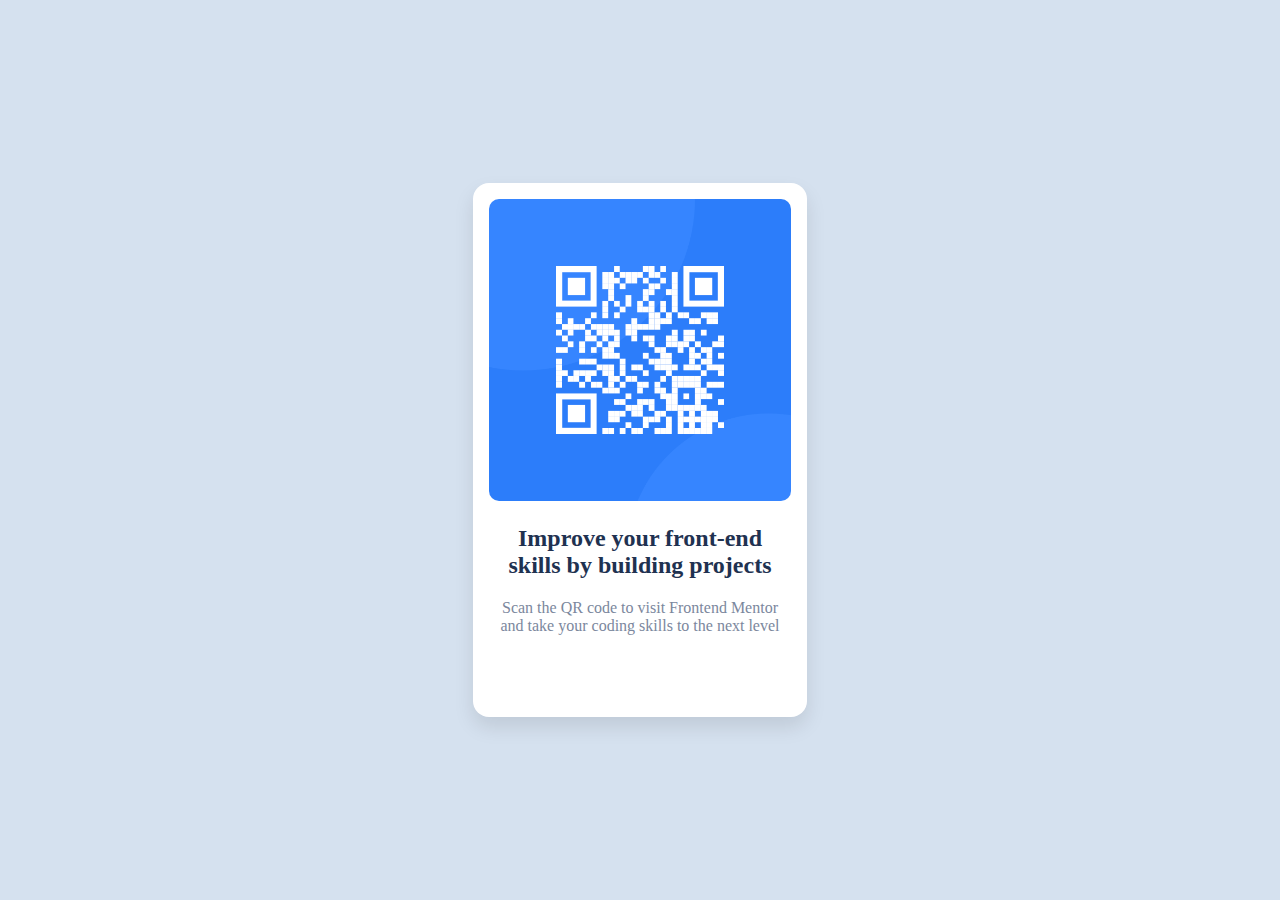
<file: 00_qr-code/index.html>
<!DOCTYPE html>
<html lang="en">
<head>
    <meta charset="UTF-8">
    <meta http-equiv="X-UA-Compatible" content="IE=edge">
    <meta name="viewport" content="width=device-width, initial-scale=1.0">
    <title>QR Code</title>
    <link rel="stylesheet" href="style.css">
</head>
<body>
    <div class="card">
       <img src="design-files/images/image-qr-code.png" alt=""> 
       <h2>Improve your front-end skills by building projects</h2>
       <p>Scan the QR code to visit Frontend Mentor and take your coding skills to the next level</p>
    </div>
</body>
</html>
</file>
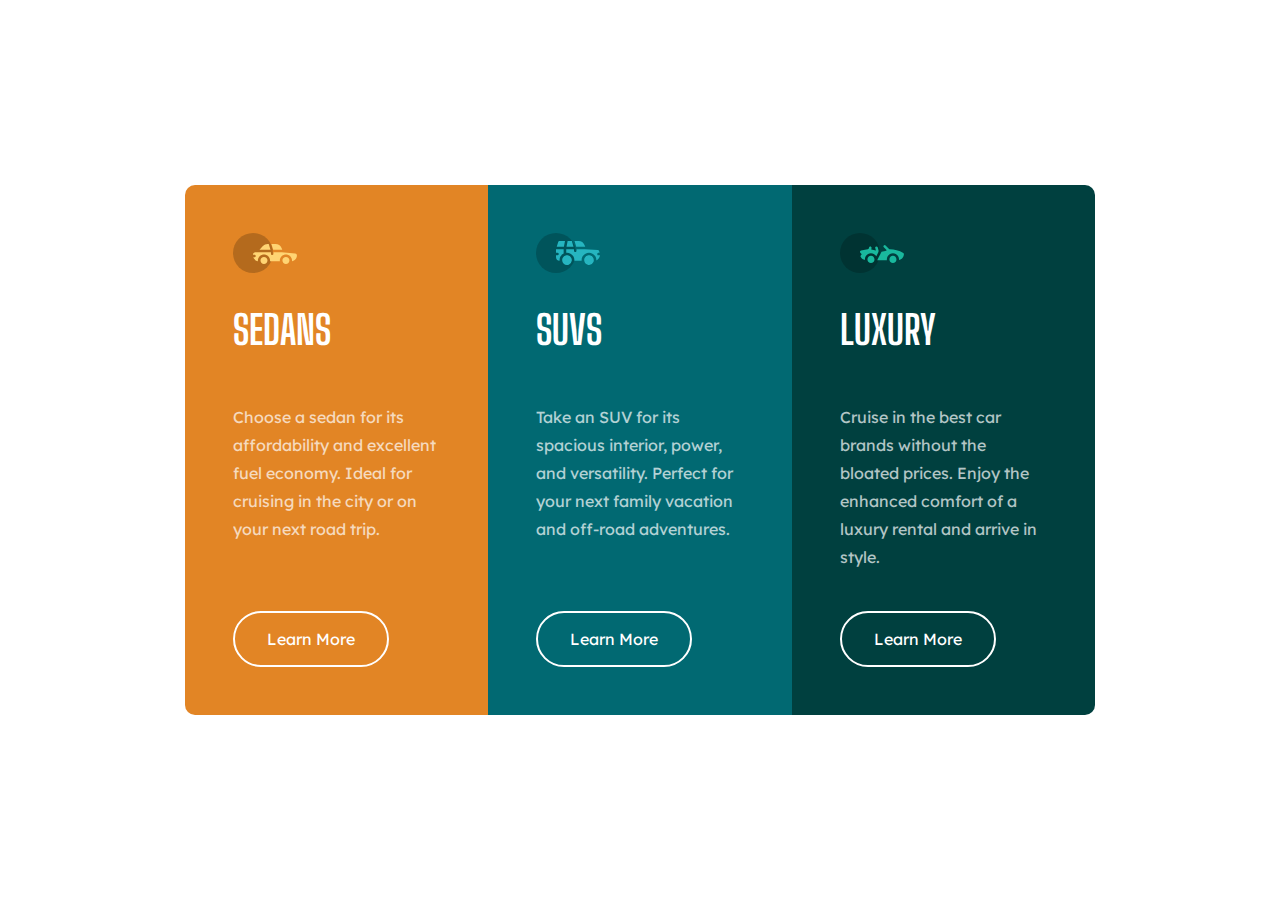
<file: 02_column-preview-card-component-main/index.html>
<!DOCTYPE html>
<html lang="en">
  <head>
    <meta charset="UTF-8" />
    <meta http-equiv="X-UA-Compatible" content="IE=edge" />
    <meta name="viewport" content="width=device-width, initial-scale=1.0" />
    <title>Document</title>
    <link rel="preconnect" href="https://fonts.googleapis.com" />
    <link rel="preconnect" href="https://fonts.gstatic.com" crossorigin />
    <link
      href="https://fonts.googleapis.com/css2?family=Big+Shoulders+Display:wght@700&family=Lexend:wght@400;600;700&display=swap"
      rel="stylesheet"
    />
    <link rel="stylesheet" href="style.css" />
  </head>
  <body>
    <main>
      <div class="cards-container">
        <div class="card orange-card">
          <img src="images/icon-sedans.svg" alt="icon-sedans" />
          <h2>sedans</h2>
          <p>
            Choose a sedan for its affordability and excellent fuel economy. Ideal
            for cruising in the city or on your next road trip.
          </p>
          <a href="/">Learn More</a>
        </div>
        <div class="card green-card">
          <img src="images/icon-suvs.svg" alt="icon-sedans" />
          <h2>suvs</h2>
          <p>Take an SUV for its spacious interior, power, and versatility. Perfect for your next family vacation 
            and off-road adventures.</p>
          <a href="/">Learn More</a>
        </div>
        <div class="card dark-green-card">
          <img src="images/icon-luxury.svg" alt="icon-sedans" />
          <h2>luxury</h2>
          <p>Cruise in the best car brands without the bloated prices. Enjoy the enhanced comfort of a luxury 
            rental and arrive in style.</p>
          <a href="/">Learn More</a>
        </div>
      </div>
    </main>
  </body>
</html>
</file>
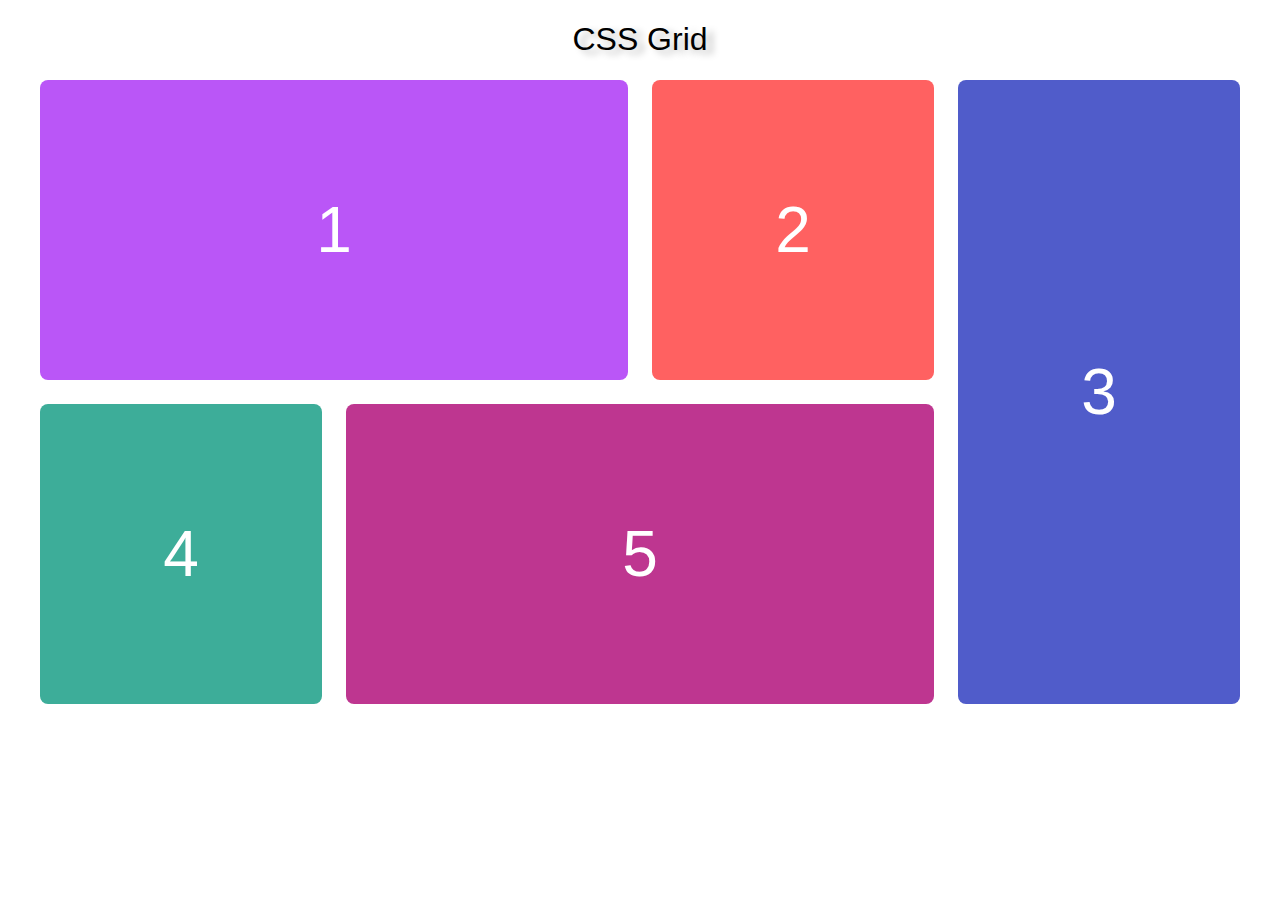
<file: 04_css-grid-project/index.html>
<!DOCTYPE html>
<html lang="en">
<head>
    <meta charset="UTF-8">
    <meta http-equiv="X-UA-Compatible" content="IE=edge">
    <meta name="viewport" content="width=device-width, initial-scale=1.0">
    <title>CSS Grid Project</title>
    <link rel="stylesheet" href="style.css">
</head>
<body>
    <h1>CSS Grid</h1>
    <div class="container">
        <div class="box box-1">1</div>
        <div class="box box-2">2</div>
        <div class="box box-3">3</div>
        <div class="box box-4">4</div>
        <div class="box box-5">5</div>
    </div>
</body>
</html>
</file>
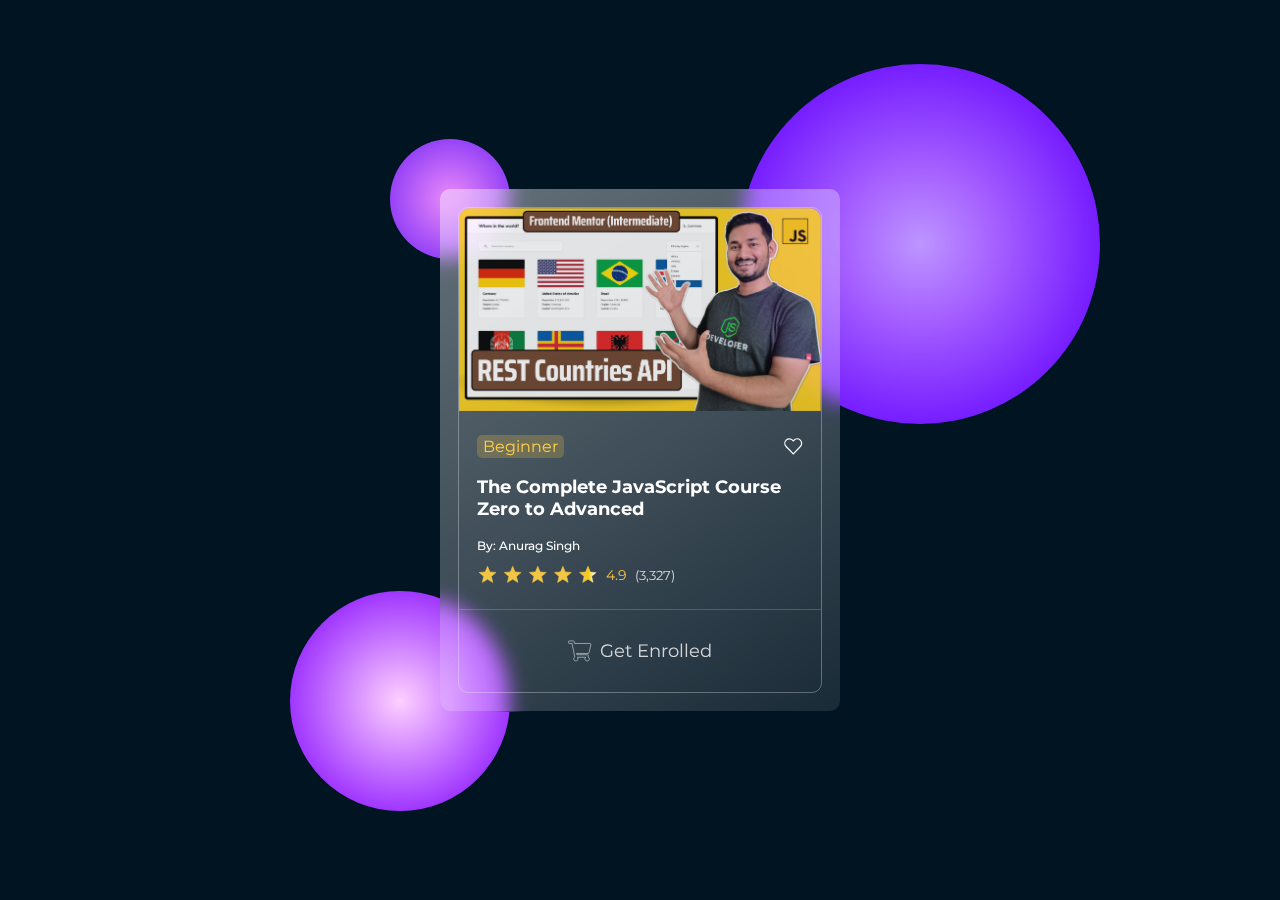
<file: 05_glassmorphic-card/index.html>
<!DOCTYPE html>
<html lang="en">
  <head>
    <meta charset="UTF-8" />
    <meta name="viewport" content="width=device-width, initial-scale=1.0" />
    <title>Glass Morphic Card</title>
    <link rel="stylesheet" href="style.css" />
    <link rel="preconnect" href="https://fonts.googleapis.com" />
    <link rel="preconnect" href="https://fonts.gstatic.com" crossorigin />
    <link
      href="https://fonts.googleapis.com/css2?family=Montserrat:wght@400;500;600;700&display=swap"
      rel="stylesheet"
    />
  </head>
  <body>
    <main>
      <div class="card-container">
        <div class="circle circle-1"></div>
        <div class="circle circle-2"></div>
        <div class="circle circle-3"></div>
        <div class="card">
          <div class="card-content">
            <img
              class="card-image"
              src="images/javascript-course.png"
              alt="javascript-course"
            />
            <div class="card-text">
              <div class="tag-heart-container">
                <div class="tag">Beginner</div>
                <img src="images/heart-icon.svg" alt="heart-icon" />
              </div>
              <h3 class="card-title">
                The Complete JavaScript Course Zero to Advanced
              </h3>
              <p class="card-subtitle">By: Anurag Singh</p>
              <div class="star-rating">
                <img src="images/start-rating.svg" alt="start-rating" />
                <span class="rating-value">4.9</span>
                <span class="rating-count">(3,327)</span>
              </div>
            </div>
            <button class="card-button">
              <img src="images/cart-icon.svg" alt="cart-icon" />
              <span>Get Enrolled</span>
            </button>
          </div>
        </div>
      </div>
    </main>
  </body>
</html>
</file>
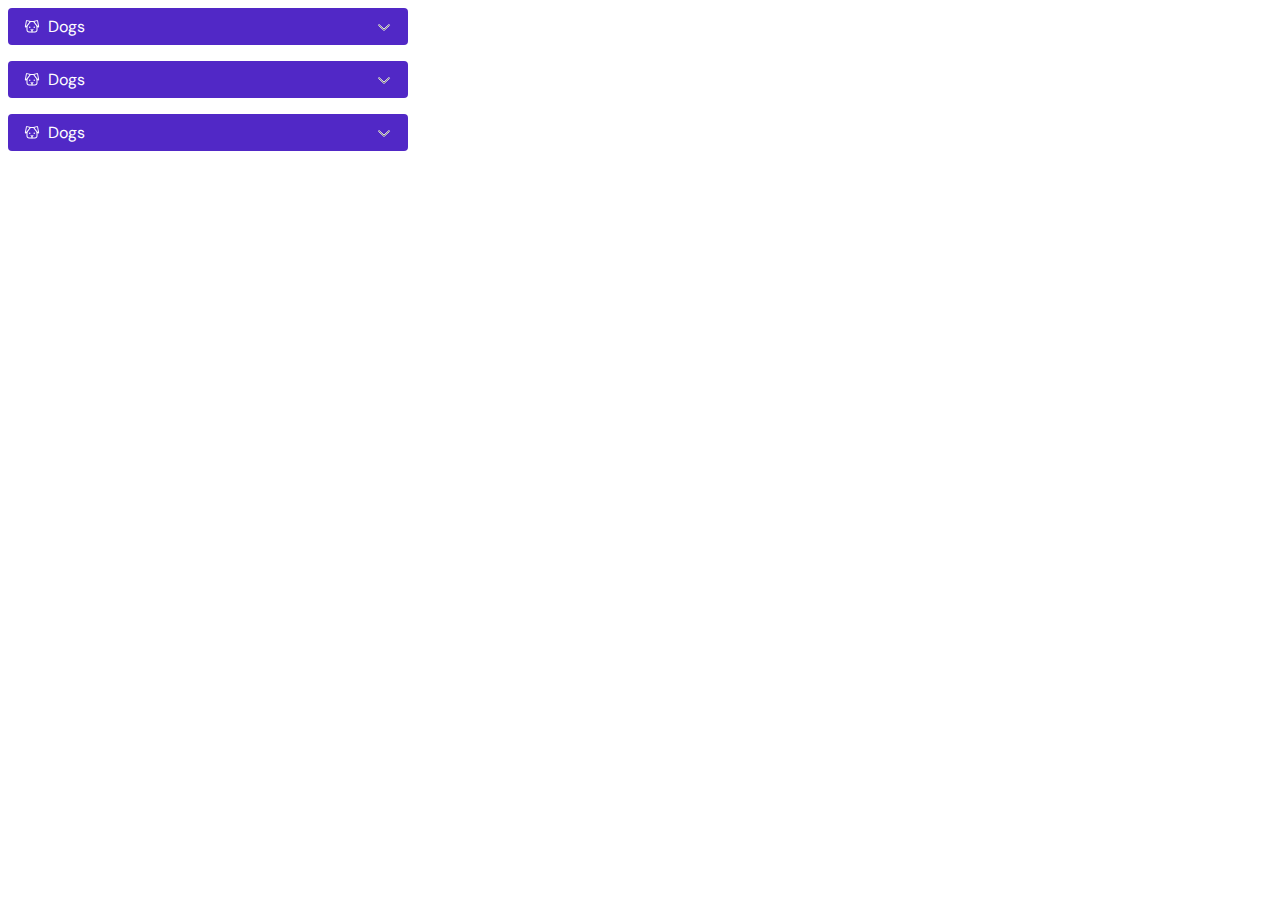
<file: 09_dropdown-menu/index.html>
<!DOCTYPE html>
<html lang="en">
  <head>
    <meta charset="UTF-8" />
    <meta name="viewport" content="width=device-width, initial-scale=1.0" />
    <title>Dropdown Menu</title>
    <link rel="preconnect" href="https://fonts.googleapis.com" />
    <link rel="preconnect" href="https://fonts.gstatic.com" crossorigin />
    <link
      href="https://fonts.googleapis.com/css2?family=DM+Sans:wght@400;500;600;700&display=swap"
      rel="stylesheet"
    />
    <link rel="stylesheet" href="style.css" />
  </head>
  <body>
    <div class="side-menu">
      <div class="dropdown">
        <label class="dropdown-menu">
          <div class="dropdown-name">
            <img src="./dog-icon.svg" alt="dog" />
            <span>Dogs</span>
          </div>
          <input type="checkbox" />
          <svg
            class="down-arrow"
            width="16"
            height="16"
            viewBox="0 0 16 16"
            xmlns="http://www.w3.org/2000/svg"
          >
            <path
              fill-rule="evenodd"
              clip-rule="evenodd"
              d="M2.64645 5.78489C2.84171 5.60111 3.15829 5.60111 3.35355 5.78489L8 10.158L12.6464 5.78489C12.8417 5.60111 13.1583 5.60111 13.3536 5.78489C13.5488 5.96866 13.5488 6.26662 13.3536 6.4504L8.35355 11.1563C8.15829 11.3401 7.84171 11.3401 7.64645 11.1563L2.64645 6.4504C2.45118 6.26662 2.45118 5.96866 2.64645 5.78489Z"
            />
          </svg>
        </label>
        <ul class="menu-items">
            <li>Item 1</li>
            <li>Item 2</li>
            <li>Item 3</li>
            <li>Item 4</li>
        </ul>
      </div>
      <div class="dropdown">
        <label class="dropdown-menu">
          <div class="dropdown-name">
            <img src="./dog-icon.svg" alt="dog" />
            <span>Dogs</span>
          </div>
          <input type="checkbox" />
          <svg
            class="down-arrow"
            width="16"
            height="16"
            viewBox="0 0 16 16"
            xmlns="http://www.w3.org/2000/svg"
          >
            <path
              fill-rule="evenodd"
              clip-rule="evenodd"
              d="M2.64645 5.78489C2.84171 5.60111 3.15829 5.60111 3.35355 5.78489L8 10.158L12.6464 5.78489C12.8417 5.60111 13.1583 5.60111 13.3536 5.78489C13.5488 5.96866 13.5488 6.26662 13.3536 6.4504L8.35355 11.1563C8.15829 11.3401 7.84171 11.3401 7.64645 11.1563L2.64645 6.4504C2.45118 6.26662 2.45118 5.96866 2.64645 5.78489Z"
            />
          </svg>
        </label>
        <ul class="menu-items">
            <li>Item 1</li>
            <li>Item 2</li>
            <li>Item 3</li>
            <li>Item 4</li>
        </ul>
      </div>
      <div class="dropdown">
        <label class="dropdown-menu">
          <div class="dropdown-name">
            <img src="./dog-icon.svg" alt="dog" />
            <span>Dogs</span>
          </div>
          <input type="checkbox" />
          <svg
            class="down-arrow"
            width="16"
            height="16"
            viewBox="0 0 16 16"
            xmlns="http://www.w3.org/2000/svg"
          >
            <path
              fill-rule="evenodd"
              clip-rule="evenodd"
              d="M2.64645 5.78489C2.84171 5.60111 3.15829 5.60111 3.35355 5.78489L8 10.158L12.6464 5.78489C12.8417 5.60111 13.1583 5.60111 13.3536 5.78489C13.5488 5.96866 13.5488 6.26662 13.3536 6.4504L8.35355 11.1563C8.15829 11.3401 7.84171 11.3401 7.64645 11.1563L2.64645 6.4504C2.45118 6.26662 2.45118 5.96866 2.64645 5.78489Z"
            />
          </svg>
        </label>
        <ul class="menu-items">
            <li>Item 1</li>
            <li>Item 2</li>
            <li>Item 3</li>
            <li>Item 4</li>
        </ul>
      </div>
    </div>
  </body>
</html>
</file>
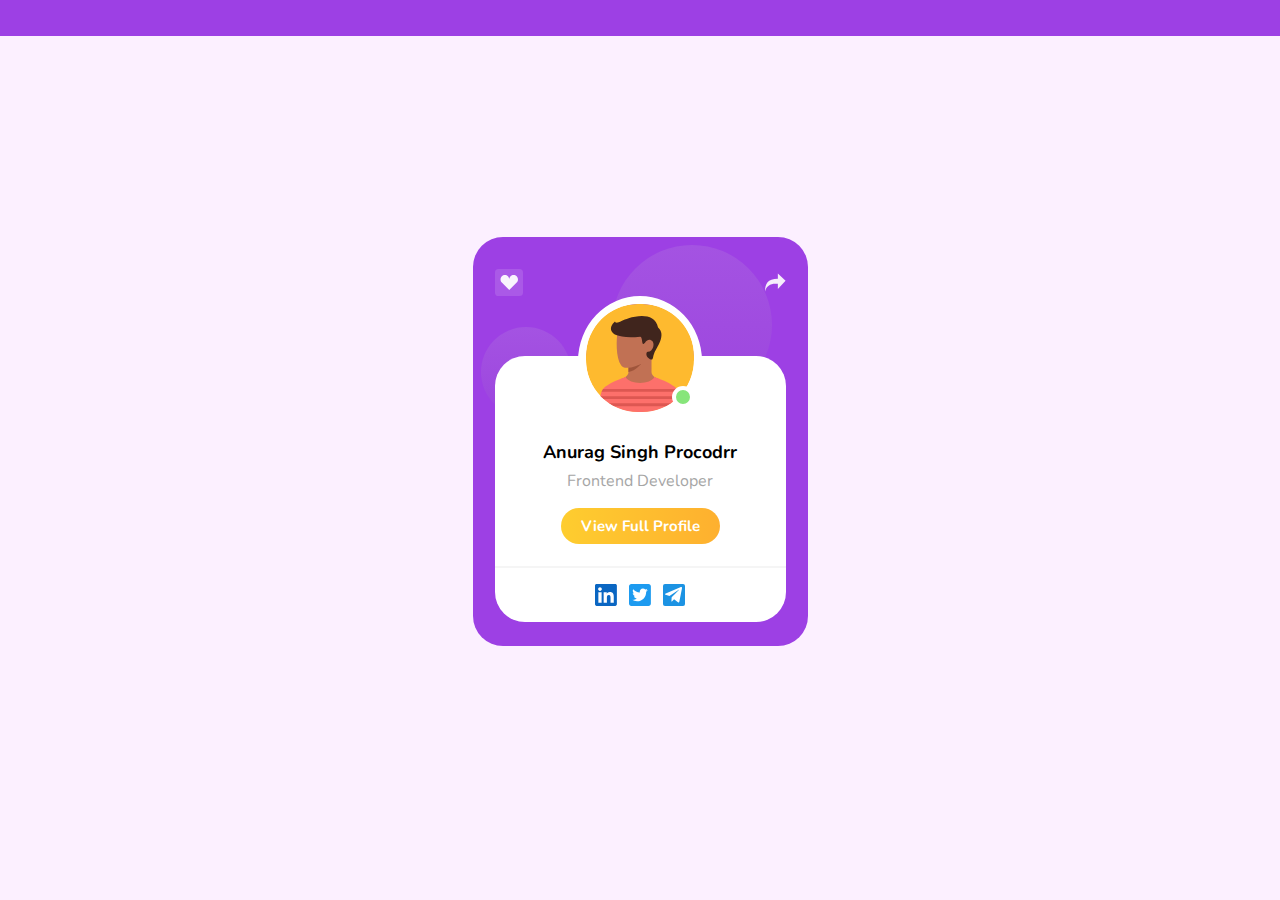
<file: 10_profile-card/index.html>
<!DOCTYPE html>
<html lang="en">
  <head>
    <meta charset="UTF-8" />
    <meta name="viewport" content="width=device-width, initial-scale=1.0" />
    <title>Profile Card</title>
    <link rel="preconnect" href="https://fonts.googleapis.com" />
    <link rel="preconnect" href="https://fonts.gstatic.com" crossorigin />
    <link
      href="https://fonts.googleapis.com/css2?family=Nunito:wght@400;500;600;700&display=swap"
      rel="stylesheet"
    />
    <link rel="stylesheet" href="style.css" />
  </head>
  <body>
    <div class="top-strip"></div>
    <div class="container">
      <div class="profile-card">
        <div class="circle circle-1"></div>
        <div class="circle circle-2"></div>
        <div class="icons-container">
          <img src="./images/like-icon.svg" alt="like-icon" />
          <img onclick="navigator.share({url: location.href})" src="./images/share-icon.svg" alt="share-icon" />
        </div>
        <div class="profile-content">
          <div class="avatar-container">
            <img src="./images/avatar.svg" alt="avatar" />
            <div class="green-dot"></div>
          </div>
          <h3 class="card-heading">Anurag Singh Procodrr</h3>
          <p class="card-subtitle">Frontend Developer</p>
          <a href="#" class="view-profile-btn">View Full Profile</a>
          <div class="social-media-icons">
            <img class="social-media-icon" src="./images/linkedin.svg" alt="linkedin" />
            <img class="social-media-icon" src="./images/twitter.svg" alt="twitter" />
            <img class="social-media-icon" src="./images/telegram.svg" alt="telegram" />
          </div>
        </div>
      </div>
    </div>
  </body>
</html>
</file>
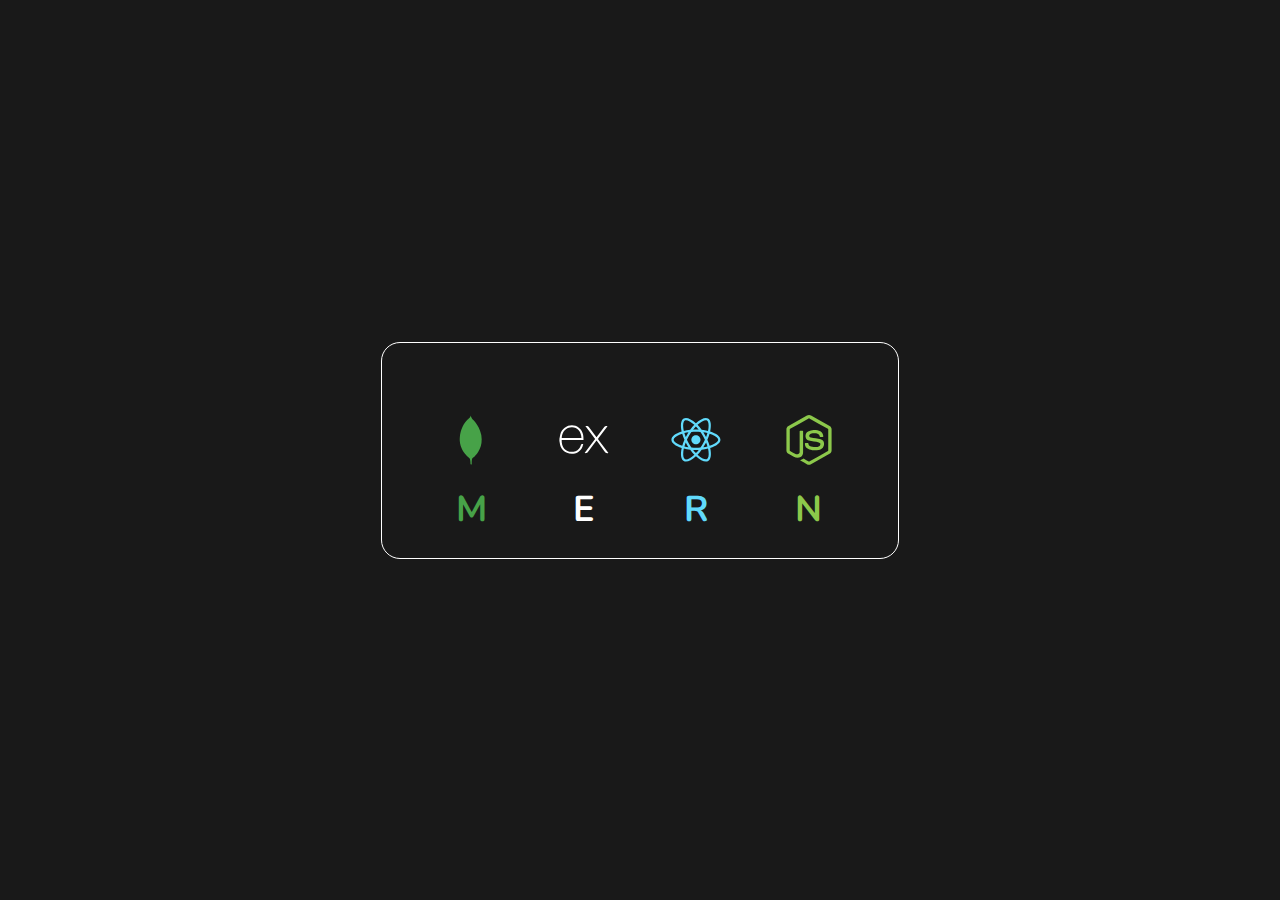
<file: 11_tooltip/index.html>
<!DOCTYPE html>
<html lang="en">
  <head>
    <meta charset="UTF-8" />
    <meta name="viewport" content="width=device-width, initial-scale=1.0" />
    <title>Tooltip</title>
    <link rel="preconnect" href="https://fonts.googleapis.com">
<link rel="preconnect" href="https://fonts.gstatic.com" crossorigin>
<link href="https://fonts.googleapis.com/css2?family=Nunito:wght@400;500;600;700&display=swap" rel="stylesheet">
    <link rel="stylesheet" href="style.css" />
  </head>
  <body>
    <div class="tooltip-container">
      <div class="tooltip-icon mongodb">
        <img src="mongodb.svg" alt="mongodb" />
        <span>M</span>
        <div class="tooltip"><span>mongoDB</span></div>
      </div>
      <div class="tooltip-icon express">
          <div class="tooltip"><span>Express.js</span></div>
        <img src="express.svg" alt="express" />
        <span>E</span>
      </div>
      <div class="tooltip-icon react">
        <img src="react.svg" alt="react" />
        <span>R</span>
        <div class="tooltip"><span>React.js</span></div>
      </div>
      <div class="tooltip-icon node">
        <img src="node.svg" alt="node" />
        <span>N</span>
        <div class="tooltip"><span>Node.js</span></div>
      </div>
    </div>
  </body>
</html>
</file>
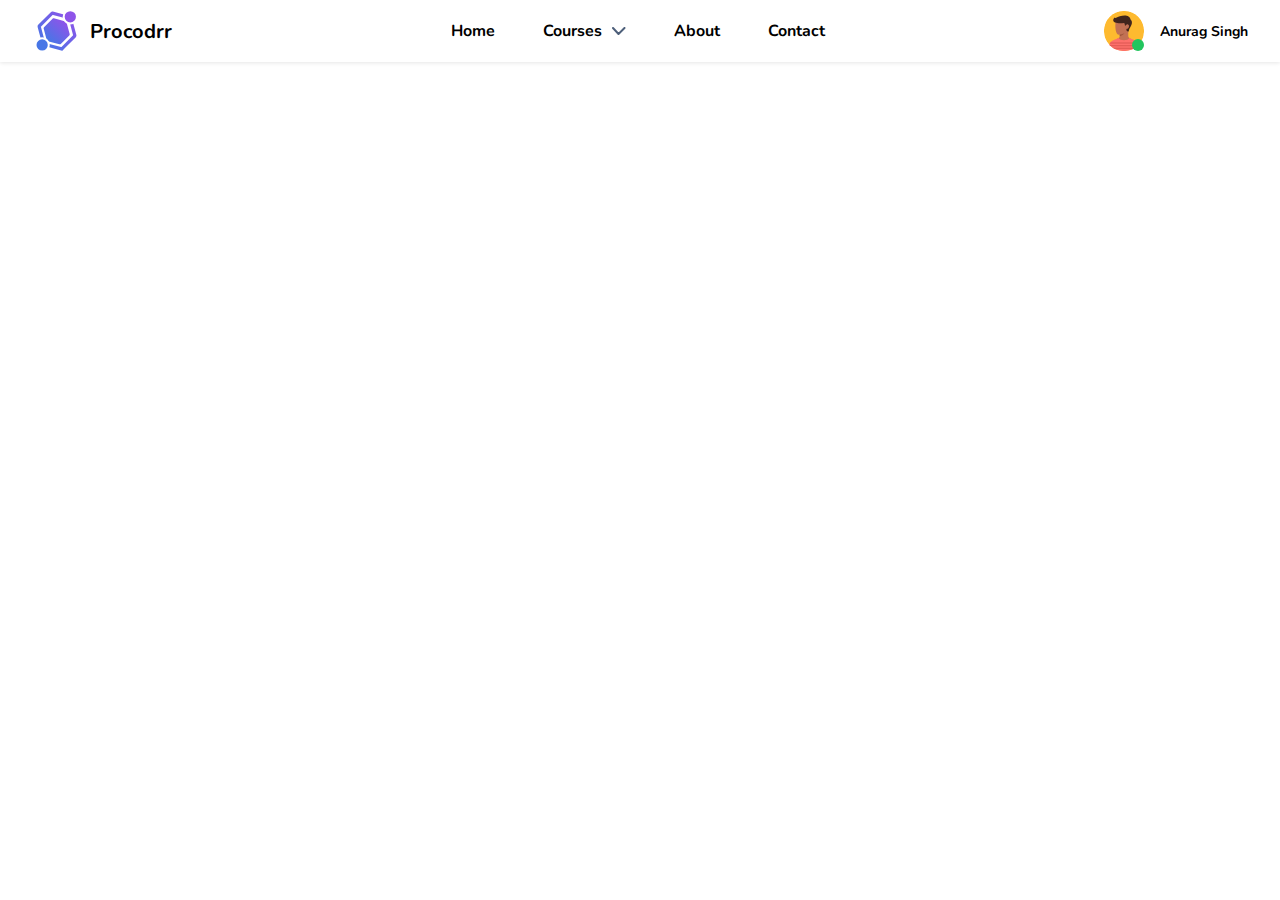
<file: 12_navbar/index.html>
<!DOCTYPE html>
<html lang="en">
  <head>
    <meta charset="UTF-8" />
    <meta name="viewport" content="width=device-width, initial-scale=1.0" />
    <title>Navbar</title>
    <link rel="stylesheet" href="style.css" />
    <link rel="preconnect" href="https://fonts.googleapis.com" />
    <link rel="preconnect" href="https://fonts.gstatic.com" crossorigin />
    <link
      href="https://fonts.googleapis.com/css2?family=Nunito:wght@400;500;600;700;800&display=swap"
      rel="stylesheet"
    />
  </head>
  <body>
    <header>
      <div>
        <div class="logo-container">
          <img src="images/logo.svg" alt="logo" />
          <span>Procodrr</span>
        </div>
        <div class="hamburger-menu">
          <label for="hamburger-checkbox"
            ><img src="images/hamburger.svg" alt="hamburger"
          /></label>
        </div>
        <input type="checkbox" id="hamburger-checkbox" />
        <div class="nav-user-container">
          <nav>
            <ul>
              <li><a href="#">Home</a></li>
              <li class="courses">
                <span>Courses</span> <img src="images/./dropdown.svg" alt="dropdown" />
                <ul>
                  <li>
                    <a
                      href="https://www.youtube.com/playlist?list=PLfEr2kn3s-bpuh9XfcDlXP6weTISBWzvQ"
                      target="_blank"
                      >Full HTML Course for Beginners in Hindi</a
                    >
                  </li>
                  <li>
                    <a
                      href="https://www.youtube.com/playlist?list=PLfEr2kn3s-br8gqsHdrIv7F3-AWENtk8m"
                      target="_blank"
                      >Full CSS Course for Beginners in Hindi</a
                    >
                  </li>
                  <li>
                    <a
                      href="https://www.youtube.com/playlist?list=PLfEr2kn3s-bo4LwlbyZugHPavhcdW8YMC"
                      target="_blank"
                      >The Complete JavaScript Course</a
                    >
                  </li>
                  <li>
                    <a
                      href="https://www.youtube.com/playlist?list=PLfEr2kn3s-brBO7d9irTRvClcjiNhzczH"
                      target="_blank"
                      >Git and GitHub Fundamentals</a
                    >
                  </li>
                  <li>
                    <a
                      href="https://www.youtube.com/playlist?list=PLfEr2kn3s-br05lTglbEi25A1X07cvihy"
                      target="_blank"
                      >Tailwind CSS Complete Course in Hindi</a
                    >
                  </li>
                  <li>
                    <a
                      href="https://www.youtube.com/playlist?list=PLfEr2kn3s-bqpPUbeTZP6iRXTxTLwNB7F"
                      target="_blank"
                      >React.js Full Course in Hindi</a
                    >
                  </li>
                </ul>
              </li>
              <li><a href="#">About</a></li>
              <li><a href="#">Contact</a></li>
            </ul>
          </nav>
          <div class="user">
            <div class="user-icon">
              <img src="images/avatar.svg" alt="avatar" />
              <div class="green-dot"></div>
            </div>
            <span>Anurag Singh</span>
            <label class="close-icon" for="hamburger-checkbox">
              <img src="images/close-icon.svg" alt="close-icon" />
            </label>
          </div>
        </div>
      </div>
    </header>
  </body>
</html>
</file>
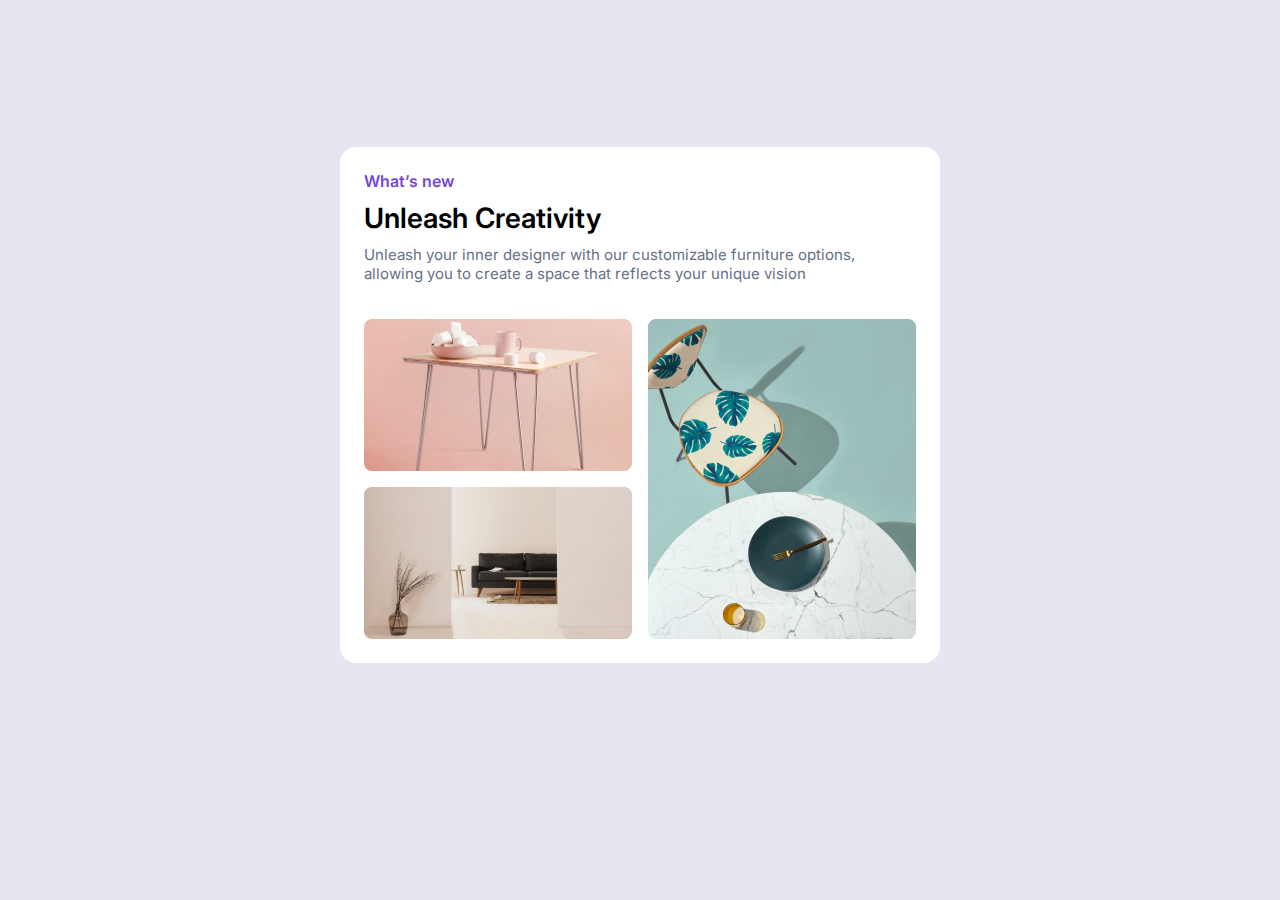
<file: 13_grid-cards/index.html>
<!DOCTYPE html>
<html lang="en">
  <head>
    <meta charset="UTF-8" />
    <meta name="viewport" content="width=device-width, initial-scale=1.0" />
    <title>Grid Cards</title>
    <link rel="stylesheet" href="style.css" />
    <link rel="preconnect" href="https://fonts.googleapis.com" />
    <link rel="preconnect" href="https://fonts.gstatic.com" crossorigin />
    <link
      href="https://fonts.googleapis.com/css2?family=Inter:wght@400;500;600;700&display=swap"
      rel="stylesheet"
    />
  </head>
  <body>
    <div class="card">
      <p class="whats-new">What’s new</p>
      <h2>Unleash Creativity</h2>
      <p class="subtitle">
        Unleash your inner designer with our customizable furniture options,
        allowing you to create a space that reflects your unique vision
      </p>
      <div class="image-grid">
        <img src="image-1.png" alt="">
        <img class="image-2" src="image-2.png" alt="">
        <img class="image-3" src="image-3.png" alt="">
      </div>
    </div>
  </body>
</html>
</file>
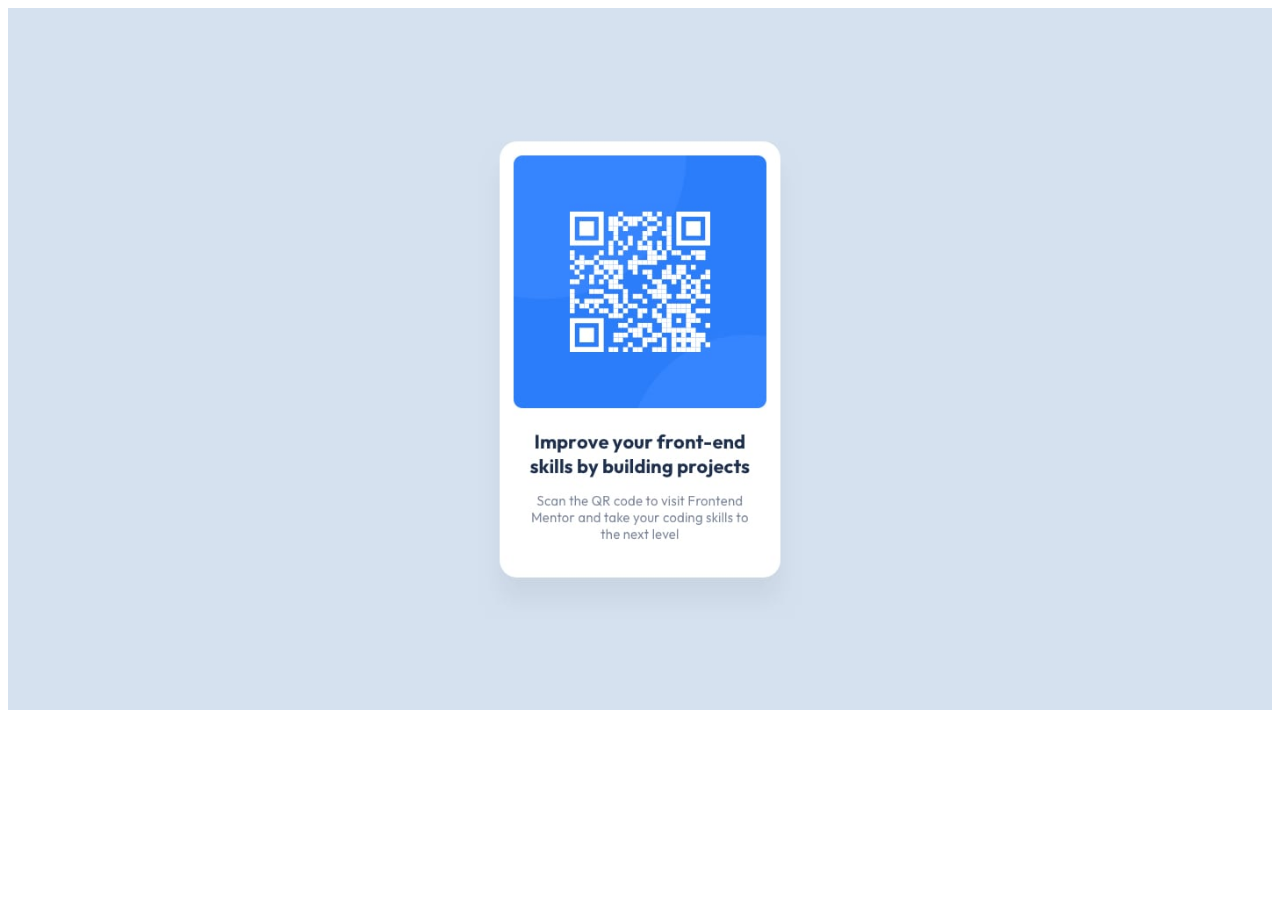
<file: 00_qr-code/design.html>
<!DOCTYPE html>
<html lang="en">
<head>
    <meta charset="UTF-8">
    <meta http-equiv="X-UA-Compatible" content="IE=edge">
    <meta name="viewport" content="width=device-width, initial-scale=1.0">
    <title>Document</title>
</head>
<body>
    <img width="100%" src="design-files/design/desktop-design.jpg" alt="">
</body>
</html>
</file>
<file: 00_qr-code/style.css>
body {
    background-color: #D5E1EF;
    font-family: cursive;
    text-align: center; 
   }
   
   .card {
       position: absolute;
       margin: auto;
       padding: 1rem;
       padding-bottom: 3rem;
       inset: 0;
       width: 302px;
       height: 470px;
       border-radius: 16px;
       background-color: white;
       box-shadow: 0px 10px 20px 0px rgb(0 0 0 / 10%);
   }
   
   img {
       width: 100%;
       border-radius: 10px;
   }
   
   h2 {
       color: #1f3251
   }
   
   p {
       color: hsl(220, 15%, 55%)
   }
</file>
<file: 02_column-preview-card-component-main/style.css>
body {
    margin: 0;
    font-family: 'Lexend', sans-serif;
}

a {
    color: inherit;
    text-decoration: none;
    display: inline-block;
}

main {
    min-height: 100vh;
    display: flex;
    /* padding: 1.5rem; */
    align-items: center;
    justify-content: center;
}

.cards-container {
    color: white;
    margin: 1.5rem;
    display: flex;
    border-radius: 10px;
    overflow: hidden;
    /* margin-inline: auto; */
    /* margin: auto; */
    max-width: 910px;
}

.card {
    padding: 3rem;
    display: flex;
    flex-direction: column;
    width: 100%;
    /* flex-basis: 100%; */
}

.card img {
    width: 64px;
    height: 40px;
}

.card h2 {
    text-transform: uppercase;
    font-family: 'Big Shoulders Display', cursive;
    font-size: 2.5rem;
}

.card p {
    opacity: 0.7;
    line-height: 1.75;
    margin-bottom: 2.5rem;
}

.card a {
    border: 2px solid white;
    padding: 1em 2em;
    border-radius: 2em;
    margin-top: auto;
    /* align-self: flex-start; */
    margin-right: auto;
}

.orange-card {
    background-color: #E28525;
    /* border-top-left-radius: 8px;
    border-top-right-radius: 8px; */
    /* border-radius: 40px 40px 0 0; */
}

.green-card {
    background-color: #016972;
}

.dark-green-card {
    background-color: #00403F;
    /* border-bottom-left-radius: 8px;
    border-bottom-right-radius: 8px; */
    /* border-radius:  0 0 40px 40px; */
}

@media (max-width: 850px) {
    .cards-container {
        flex-direction: column;
        max-width: 400px;
    }
    
    .card {
        width: unset;
        width: auto;
    }
}
</file>
<file: 04_css-grid-project/style.css>
* {
    box-sizing: border-box;
}

body {
    margin: 16px;
    font-family: sans-serif;
}

h1 {
    text-align: center;
    text-shadow: 7px 4px 7px rgba(0, 0, 0, 0.25);
    font-weight: 400;
}

.container {
    margin-inline: 2rem;
    display: grid;
    gap: 1.5rem;
    padding-bottom: 3rem;
    max-width: 1200px;
    margin-inline: auto;
}

.box {
    min-height: 200px;
    color: white;
    font-size: 4rem;
    display: flex;
    align-items: center;
    justify-content: center;
    border-radius: 8px;
}

.box-1 {
    background-color: #BA56F7;
}

.box-2 {
    background-color: #FF6161;;
}

.box-3 {
    background-color: #505CCA;
}

.box-4 {
    background-color: #3DAD99;;
}

.box-5 {
    background-color: #BE3690;;;
}

@media (min-width: 600px) {
    .container {
        grid-template-columns: 1fr 1fr;
    }

    .box {
        min-height: 300px;
    }

    .box-1,
    .box-5 {
        grid-column-start: span 2;
    }

    .box-3 {
        grid-row-start: span 2;
    }
}

@media (min-width: 1000px) {
    .container {
        grid-template-columns: 1fr 1fr 1fr 1fr;
    }
}
</file>
<file: 05_glassmorphic-card/style.css>
* {
    box-sizing: border-box;
  }
  
  body {
    background-color: #001422;
    margin: 0;
    font-family: 'Montserrat', sans-serif;
    color: white;
  }
  
  main {
      display: flex;
      align-items: center;
      justify-content: center;
      min-height: 100vh;
      overflow: hidden;
      padding: 16px;
  }
  
  .circle {
    border-radius: 100%;
    position: absolute;
  }
  
  .circle-1 {
    height: 120px;
    width: 120px;
    background-image: radial-gradient(
      69.62% 69.62% at 50% 50%,
      #ea8bfa 0%,
      #7526f5 100%
    );
    top: -50px;
    left: -50px;
  }
  
  .circle-2 {
    height: 360px;
    width: 360px;
    background-image: radial-gradient(
      63.76% 63.76% at 50% 50%,
      #ff00c7 0%,
      #bd95ff 0.01%,
      #a661ff 32.29%,
      #6100ff 98.59%
    );
    top: -125px;
    right: -260px;
  }
  
  .circle-3 {
    height: 220px;
    width: 220px;
    background-image: radial-gradient(
      67.47% 67.47% at 50% 50%,
      #fed0ff 0%,
      #7f00ff 100%
    );
  
    bottom: -100px;
    left: -150px;
  }
  
  .card-container {
    position: relative;
  }
  
  .card {
    max-width: 400px;
    background-image: linear-gradient(
      148deg,
      rgba(255, 255, 255, 0.4) 0%,
      rgba(255, 255, 255, 0.1) 100%
    );
    backdrop-filter: blur(10px);
    border-radius: 10px;
    padding: 18px;
  }
  
  .card-content {
    border: 0.744px solid rgba(255, 255, 255, 0.3);
    border-radius: 10px;
  }
  
  .card-image {
    width: 100%;
    vertical-align: middle;
  }
  
  .card-text {
    padding: 24px 18px;
  }
  
  .tag-heart-container {
    display: flex;
    justify-content: space-between;
  }
  
  .tag-heart-container img {
      cursor: pointer;
  }
  
  .tag {
    color: #ffd147;
    padding: 2px 6px;
    border-radius: 5px;
    background: rgba(241, 198, 68, 0.24);
  }
  
  .card-title {
    font-size: 18px;
  }
  
  .card-subtitle {
    font-size: 12px;
    font-weight: 500;
  }
  
  .star-rating {
    display: flex;
    align-items: center;
  }
  
  .rating-value {
    color: #f1c644;
    font-size: 14px;
    margin-inline: 8px;
  }
  
  .rating-count {
      color: #DBDBDB;
      font-size: 13px;
  }
  
  .card-button{
      width: 100%;
      background-color: transparent;
      border: none;
      color: inherit;
      display: flex;
      align-items: center;
      justify-content: center;
      gap: 8px;
      padding-block: 30px;
      border-top: 1px solid rgba(255, 255, 255, 0.24);
      font-family: inherit;
      font-size: 18px;
      cursor: pointer;
      opacity: 0.8;
  }
  
  .card-button:hover {
      opacity: 1;
  }
</file>
<file: 09_dropdown-menu/style.css>
* {
    box-sizing: border-box;
  }
  
  body {
    font-family: 'DM Sans', sans-serif;
  }
  
  .side-menu {
    max-width: 400px;
  }
  
  .dropdown-menu {
    background-color: #5128c6;
    padding: 8px 16px;
    border-radius: 4px;
    display: flex;
    align-items: center;
    justify-content: space-between;
    cursor: pointer;
    color: white;
  }
  
  .dropdown-menu input {
    position: absolute;
    opacity: 0;
  }
  
  .dropdown-name {
    display: flex;
    gap: 8px;
  }
  
  .dropdown-menu svg {
    transition: transform 0.25s ease-in-out;
  }
  
  .dropdown-menu input:checked + svg {
    transform: rotate(-180deg);
  }
  
  .down-arrow {
    stroke: white;
  }
  
  .menu-items {
    padding: 0;
    margin: 0;
    box-shadow: 0px 0px 16px 0px rgba(0, 0, 0, 0.2);
    max-height: 0;
    overflow: hidden;
    transition: all 0.25s ease-in-out;
    border-radius: 0 0 4px 4px;
  }
  
  .menu-items li {
    list-style: none;
    cursor: pointer;
    padding: 8px 40px;
  }
  
  .menu-items li:hover {
    background-color: #e5e5e5;
  }
  
  
  .dropdown:has(input:checked) .menu-items {
      max-height: 400px;
  }
  
  .dropdown:has(input:checked) .dropdown-menu {
      border-radius: 4px 4px 0 0;
  }
  
  .dropdown + .dropdown {
      margin-top: 16px;
  }
</file>
<file: 10_profile-card/style.css>
* {
    box-sizing: border-box;
  }
  
  body {
    margin: 0;
    background-color: #fcf0ff;
    font-family: 'Nunito', sans-serif;
  }
  
  .container {
    min-height: 90vh;
    display: flex;
    align-items: center;
    justify-content: center;
    padding-inline: 16px;
  }
  
  .top-strip {
    background-color: #9d40e4;
    height: 36px;
  }
  
  .profile-card {
    width: 100%;
    max-width: 335px;
    background-color: #9d40e4;
    border-radius: 30px;
    padding: 32px 22px 24px;
    position: relative;
  }
  
  .icons-container {
    display: flex;
    justify-content: space-between;
    position: relative;
  }
  
  .icons-container img {
    cursor: pointer;
  }
  
  .profile-content {
    background-color: white;
    border-radius: 30px;
    text-align: center;
    margin-top: 60px;
    position: relative;
  }
  
  .social-media-icons {
    padding: 16px 0 10px;
    border-top: 2px solid #f5f5f5;
  }
  
  .view-profile-btn {
    border-radius: 25px;
    text-decoration: none;
    padding: 8px 20px;
    display: inline-block;
    color: white;
    margin-bottom: 22px;
    font-size: 15px;
    font-weight: 700;
    background-image: linear-gradient(90deg, #fecd2f 0%, #feb02f 100%);
  }
  
  .view-profile-btn:hover {
      background-image: linear-gradient(0deg, #fecd2f 0%, #feb02f 100%);
  }
  
  
  
  .card-heading {
    margin-top: 14px;
    font-size: 18px;
    margin-bottom: 0;
  }
  
  .card-subtitle {
    margin-top: 6px;
    color: #a6a6a6;
  }
  
  .avatar-container {
    display: inline-block;
    margin-top: -60px;
    border: 8px solid white;
    border-radius: 100%;
    position: relative;
  }
  
  .green-dot {
    width: 14px;
    height: 14px;
    background-color: #87e57b;
    border-radius: 100%;
    box-sizing: content-box;
    border: 4px solid white;
    position: absolute;
    right: 0;
    bottom: 10px;
  }
  
  .circle {
    border-radius: 100%;
    background-image: linear-gradient(0deg, #9c45de 0%, #a453e2 100%);
    position: absolute;
  }
  
  .circle-1 {
    right: 36px;
    top: 8px;
    width: 160px;
    height: 160px;
  }
  
  .circle-2 {
    width: 90px;
    height: 90px;
    left: 8px;
    top: 90px;
  }
  
  .social-media-icon + .social-media-icon {
      margin-left: 8px;
  }
</file>
<file: 11_tooltip/style.css>
* {
    box-sizing: border-box;
  }
  
  body {
    background-color: #191919;
    margin: 0;
    display: flex;
    min-height: 100vh;
    align-items: center;
    justify-content: center;
    color: white;
    font-family: 'Nunito', sans-serif;
  }
  
  .tooltip-container {
    border: 1px solid #fff;
    width: 518px;
    border-radius: 19px;
    display: flex;
    justify-content: space-between;
    align-items: center;
    padding: 72px 64px 24px;
  }
  
  .tooltip-icon {
    display: flex;
    flex-direction: column;
    gap: 20px;
    align-items: center;
    font-size: 36px;
    font-weight: 700;
    cursor: default;
    position: relative;
  }
  
  .mongodb {
    color: #47a248;
  }
  
  .react {
    color: #61dafb;
  }
  
  .node {
    color: #8cc84b;
  }
  
  .tooltip-icon img {
      position: relative;
      z-index: 10;
  }
  
  .tooltip {
    font-size: 14px;
    color: black;
    position: absolute;
    top: 16px;
    border-radius: 24px;
    padding: 8px 14px;
    opacity: 0;
    margin-left: -5px;
    transition: top 0.25s cubic-bezier(0.68, -0.55, 0.265, 1.55), opacity 0.25s cubic-bezier(0.68, -0.55, 0.265, 1.55);
  }
  
  .tooltip-icon:hover .tooltip {
      top: -48px;
      opacity: 1;
  }
  
  .tooltip span {
    position: relative;
    z-index: 1;
  }
  
  .tooltip::after {
    content: '';
    position: absolute;
    height: 16px;
    width: 16px;
    transform: rotate(45deg) translateX(-50%);
    left: 50%;
    bottom: -12px;
    background-color: inherit;
  }
  
  .mongodb .tooltip {
    background-color: #47a248;
    color: white;
  }
  
  .express .tooltip {
    background-color: white;
  }
  
  .react .tooltip {
    background-color: #61dafb;
  }
  
  .node .tooltip {
    background-color: #8cc84b;
  }
  
  
  @media (max-width: 600px) {
      .tooltip-container {
          padding-inline: 16px;
      }
  }
</file>
<file: 12_navbar/style.css>
body {
    font-family: 'Nunito', sans-serif;
    margin: 0;
  }
  
  * {
    box-sizing: border-box;
  }
  
  header {
    padding-inline: 32px;
    box-shadow: 0px 1px 4px 0px rgba(0, 0, 0, 0.1);
  }
  
  header > div {
    display: flex;
    justify-content: space-between;
    align-items: center;
    font-weight: 700;
    max-width: 1400px;
    margin-inline: auto;
    position: relative;
  }
  
  .logo-container {
    display: flex;
    align-items: center;
    gap: 8px;
    font-size: 20px;
  }
  
  .nav-user-container {
    display: flex;
    flex-grow: 1;
  }
  
  .courses {
    display: flex;
    align-items: center;
    gap: 10px;
    cursor: pointer;
    position: relative;
  }
  
  .courses > img {
    transition: transform 0.2s ease-in-out;
  }
  .courses:hover > img {
    transform: rotate(-180deg);
  }
  
  a {
    text-decoration-line: none;
    color: inherit;
  }
  
  li {
    list-style-type: none;
  }
  
  ul {
    padding-left: 0;
    margin: 0;
  }
  
  .courses ul {
    position: absolute;
    border-radius: 5px;
    border: 1.5px solid #e9eaeb;
    background-color: #fff;
    box-shadow: 0px 4px 10px 0px rgba(30, 27, 27, 0.1);
    top: 150%;
    width: 260px;
    font-size: 14px;
    padding: 16px 24px;
    opacity: 0;
    pointer-events: none;
    transition: all 0.2s ease-in-out;
  }
  
  .courses:hover ul {
    opacity: 1;
    pointer-events: all;
    top: 80%;
  }
  
  .courses ul > li + li {
    margin-top: 8px;
  }
  
  .courses ul > li:hover {
    text-decoration-line: underline;
  }
  
  nav {
    margin-inline: auto;
  }
  
  nav > ul {
    display: flex;
    gap: 48px;
  }
  
  nav > ul > li {
    padding-block: 20px;
  }
  
  .user {
    display: flex;
    align-items: center;
    gap: 16px;
    font-size: 14px;
  }
  
  .user-icon {
    display: flex;
    position: relative;
  }
  
  .green-dot {
    height: 12px;
    width: 12px;
    background-color: #22c55e;
    border-radius: 100%;
    position: absolute;
    right: 0;
    bottom: 0;
  }
  
  .close-icon,
  .hamburger-menu {
    display: none;
  }
  
  #hamburger-checkbox {
    display: none;
  }
  
  @media (max-width: 860px) {
    header {
      padding-inline: 16px;
    }
    
    .close-icon,
    .hamburger-menu {
      display: block;
    }
  
    .close-icon {
      margin-left: auto;
      cursor: pointer;
    }
  
    header > div {
      padding-block: 6px;
    }
  
    .nav-user-container {
      display: none;
      position: absolute;
      top: 10px;
      right: 0;
      flex-direction: column-reverse;
      border-radius: 5px;
      border: 1.5px solid #e9eaeb;
      background: #fff;
      box-shadow: 0px 4px 10px 0px rgba(30, 27, 27, 0.1);
      width: 260px;
    }
  
    /* .hamburger-menu:has(input:checked) + .nav-user-container {
      display: flex;
    } */
  
    input:checked + .nav-user-container {
      display: flex;
    }
  
    nav > ul {
      flex-direction: column;
      gap: 0;
    }
  
    nav {
      margin-inline: unset;
      padding-left: 24px;
    }
  
    nav > ul > li {
      padding-block: 8px;
    }
  
    .user {
      border-bottom: 1px solid #e9eaeb;
      padding-inline: 24px;
      padding-block: 8px;
    }
  
    .courses ul {
      left: -24px;
    }
  }
</file>
<file: 13_grid-cards/style.css>
body {
    margin: 0;
    font-family: 'Inter', sans-serif;
    background-color: #e6e6f1;
    display: flex;
    align-items: center;
    justify-content: center;
    min-height: 90vh;
    padding: 16px;
  }
  
  * {
    box-sizing: border-box;
  }
  
  .card {
    background-color: white;
    max-width: 600px;
    margin-inline: auto;
    padding: 24px;
    border-radius: 16px;
  }
  
  .whats-new {
    margin: 0;
    color: #7447d7;
    font-weight: 600;
  }
  
  .subtitle {
    font-size: 15px;
    margin: 0;
    color: #667085;
  }
  
  h2 {
    font-size: 28px;
    font-weight: 600;
    margin: 10px 0;
  }
  
  .image-grid {
    display: grid;
    column-gap: 16px;
    margin-top: 36px;
  }
  
  img {
    width: 100%;
  }
  
  .image-2 {
    grid-column-start: 2;
    grid-row-start: 1;
    grid-row-end: 3;
  }
  
  .image-3 {
    align-self: end;
  }
  
  @media (max-width: 400px) {
      .image-grid {
          row-gap: 16px;
      }
    .image-2 {
      grid-column-start: 1;
      grid-row-start: 3;
    }
  }
</file>
